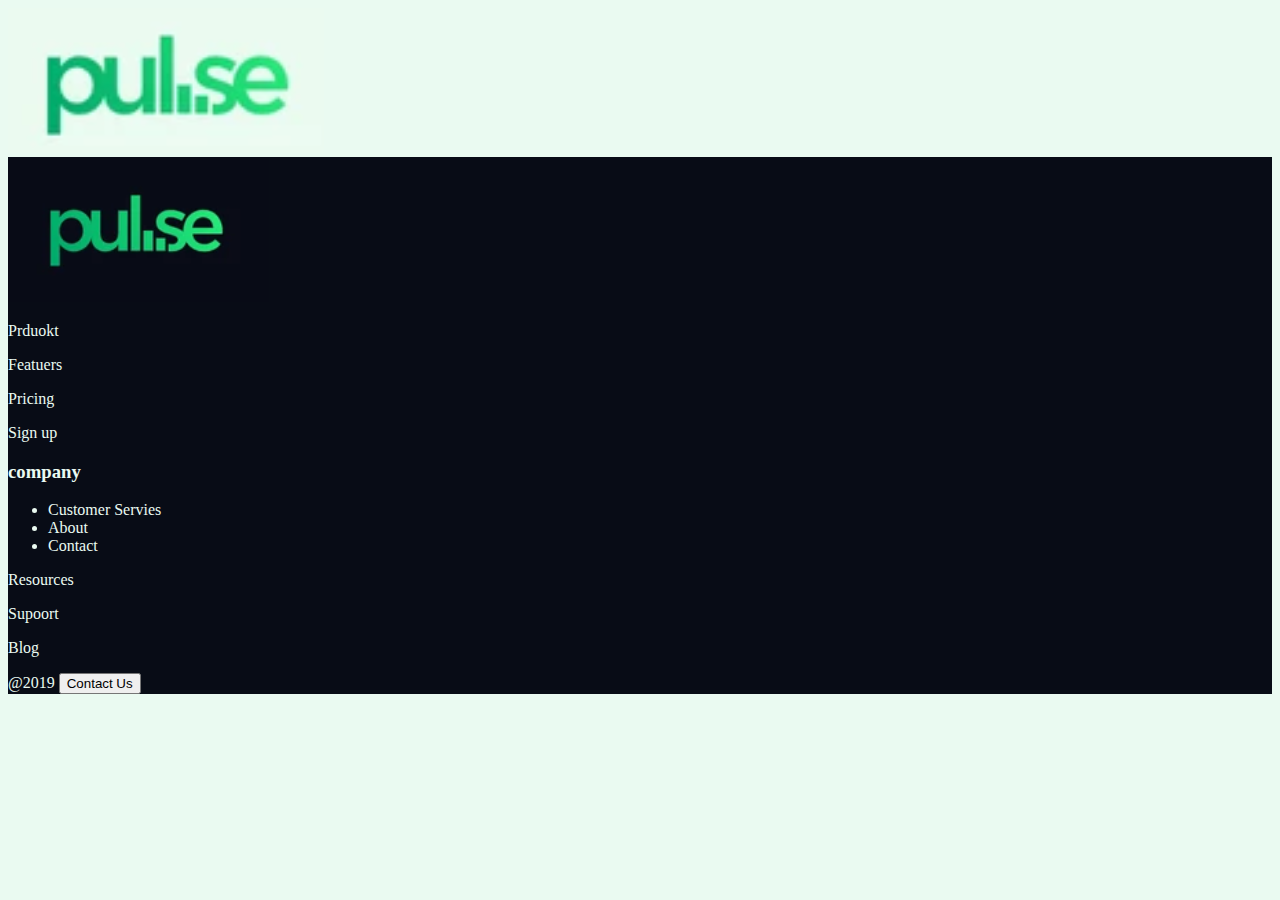
<file: Erste ubung/index.html>
<!DOCTYPE html>
<html lang="en">

<head>
    <meta charset="UTF-8">
    <meta name="viewport"
          content="width=device-width, initial-scale=1.0">
    <title>Document</title>
    <link rel="stylesheet"
          href="styles.css">
</head>

<body>
    <header>
        <img class="img-fluid"
        src = "./Angabe/pulse_logo.png" alt= "pulse_logo">
    </header>
    <link rel="stylesheet" href="./styles.css">
    
</body>
<footer>

    <div>

        <img src = "./Angabe/pulse_logo_dark_bg.png" >

    </div>

    <div>
        <p> Prduokt </p>
        <p> Featuers </p>
        <p> Pricing </p>
        <p> Sign up </p>

    </div>
<div>
    <h3>
        company
    </h3>
<ul>
   <li>Customer Servies</li> 
    <li>About</li>
    <li>Contact</li>
</ul>    
</div>

<div>
    <p>Resources</p>
    <p>Supoort</p>
    <p>Blog</p>

</div>
<div>
    @2019 
    <button> Contact Us </button>
</div>


</footer>
</html>
</file>
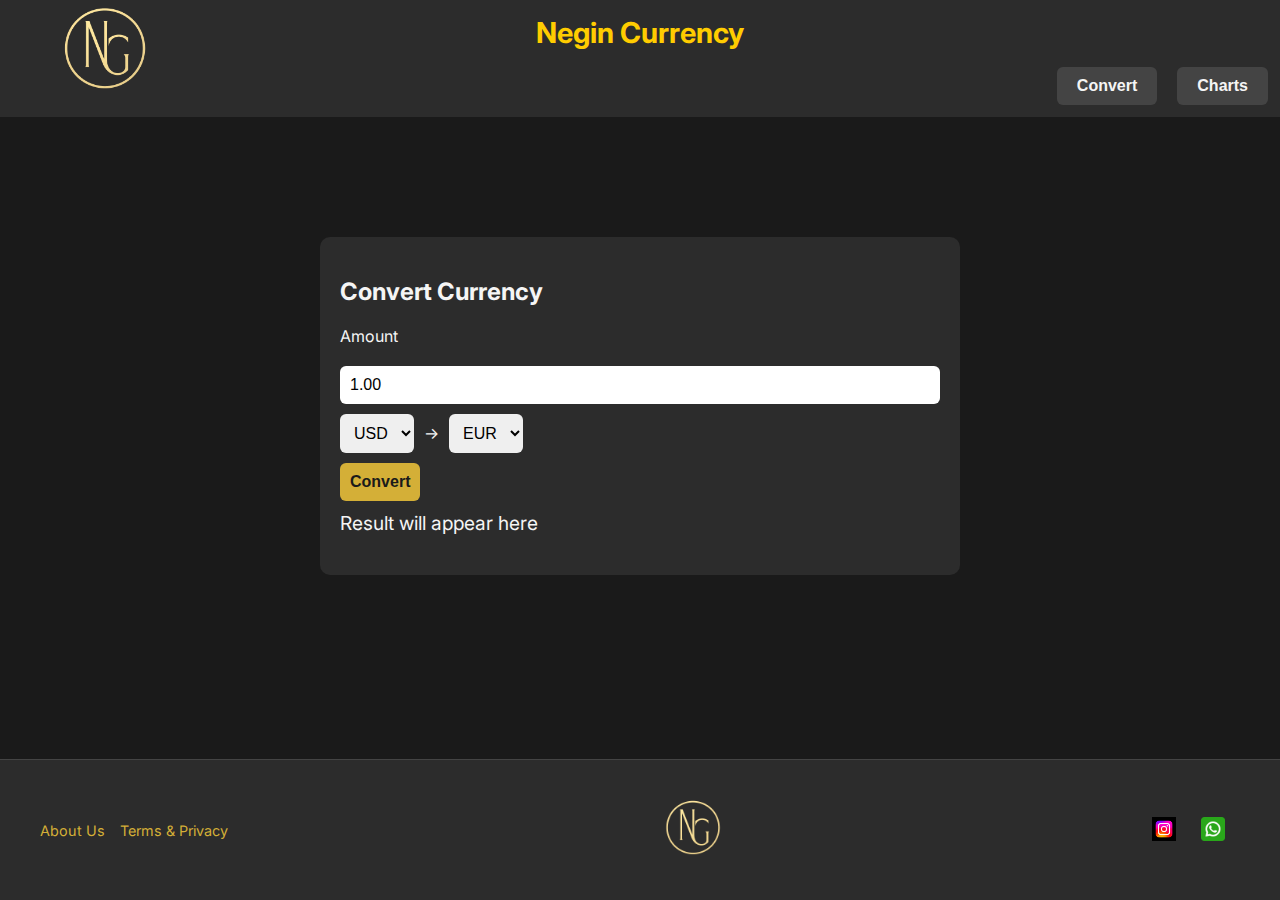
<file: 4.AKIF/3.Aufgaube.negin_currency/index.html>
<!DOCTYPE html>
<html lang="en">
<head>
  <meta charset="UTF-8" />
  <meta name="viewport" content="width=device-width, initial-scale=1.0"/>
  <title>Negin Currency</title>
  <link rel="stylesheet" href="style.css" />
  <!-- PayPal SDK -->
  <script src="https://www.paypal.com/sdk/js?client-id=sb&currency=USD"></script>
  <script defer src="script.js"></script>
  <link href="https://fonts.googleapis.com/css2?family=Inter&display=swap" rel="stylesheet">
</head>
<body>
  <div class="container">
  <header>
    <img src="NG logo.png" alt="Negin Logo" class="logo">
    <h1>Negin Currency</h1>
  </header>
  
  <nav>
  
    <!-- دکمه‌های ناوبری برای نمایش بخش‌های جدا -->
    <button onclick="showSection('converter')">Convert</button>
    <button onclick="showSection('chart')">Charts</button>
  </nav>
  
  <main>
    <!-- بخش تبدیل ارز -->
    <section id="converter" class="active">
      <h2>Convert Currency</h2>
      <div class="form-group">
        <label>Amount</label>
      <br>
        <input type="number" id="amount" value="1.00">
      </div>
      <div class="form-group inline">
        <select id="from-currency"></select>
        <span>→</span>
        <select id="to-currency"></select>
      </div>
      <button id="convert-btn">Convert</button>
      <p id="converted-result">Result will appear here</p>
      <div id="paypal-button-container" style="margin-top:20px;"></div>
    </section>
    
    <!-- بخش نمودار ارز با استفاده از ویجت TradingView -->
    <section id="chart">
      <h2>Live Currency Chart</h2>
      <div class="tradingview-widget-container">
        <div id="tradingview_widget"></div>
        <script type="text/javascript" src="https://s3.tradingview.com/tv.js"></script>
        <script type="text/javascript">
          new TradingView.widget({
            "width": "100%",
            "height": 500,
            "symbol": ":USDEUR",  
            "interval": "D",
            "timezone": "Etc/UTC",
            "theme": "light",
            "style": "1",
            "locale": "en",
            "toolbar_bg": "#f1f3f6",
            "enable_publishing": false,
            "withdateranges": true,
            "hide_side_toolbar": false,
            "allow_symbol_change": true,
            "container_id": "tradingview_widget"
          });
        </script>
      </div>
    </section>
  </main>

  <footer class="site-footer">
    <div class="footer-left">
      <a href="#">About Us</a>
      <a href="#">Terms & Privacy</a>
    </div>
  
    <div class="footer-center">
      <img src="NG logo.png" alt="Negin Logo" class="footer-logo">
    </div>
  
    <div class="footer-right">
      <a href="https://instagram.com" target="_blank" aria-label="Instagram">
        <img src="instragram.jpg" alt="Instagram" class="footer-icon">
      </a>
      <a href="https://wa.me/your-number" target="_blank" aria-label="WhatsApp">
        <img src="whatsapp_3536445.png" alt="WhatsApp" class="footer-icon">
      </a>
    </div>
  </footer>
</div>
  
</body>
</html>
</file>
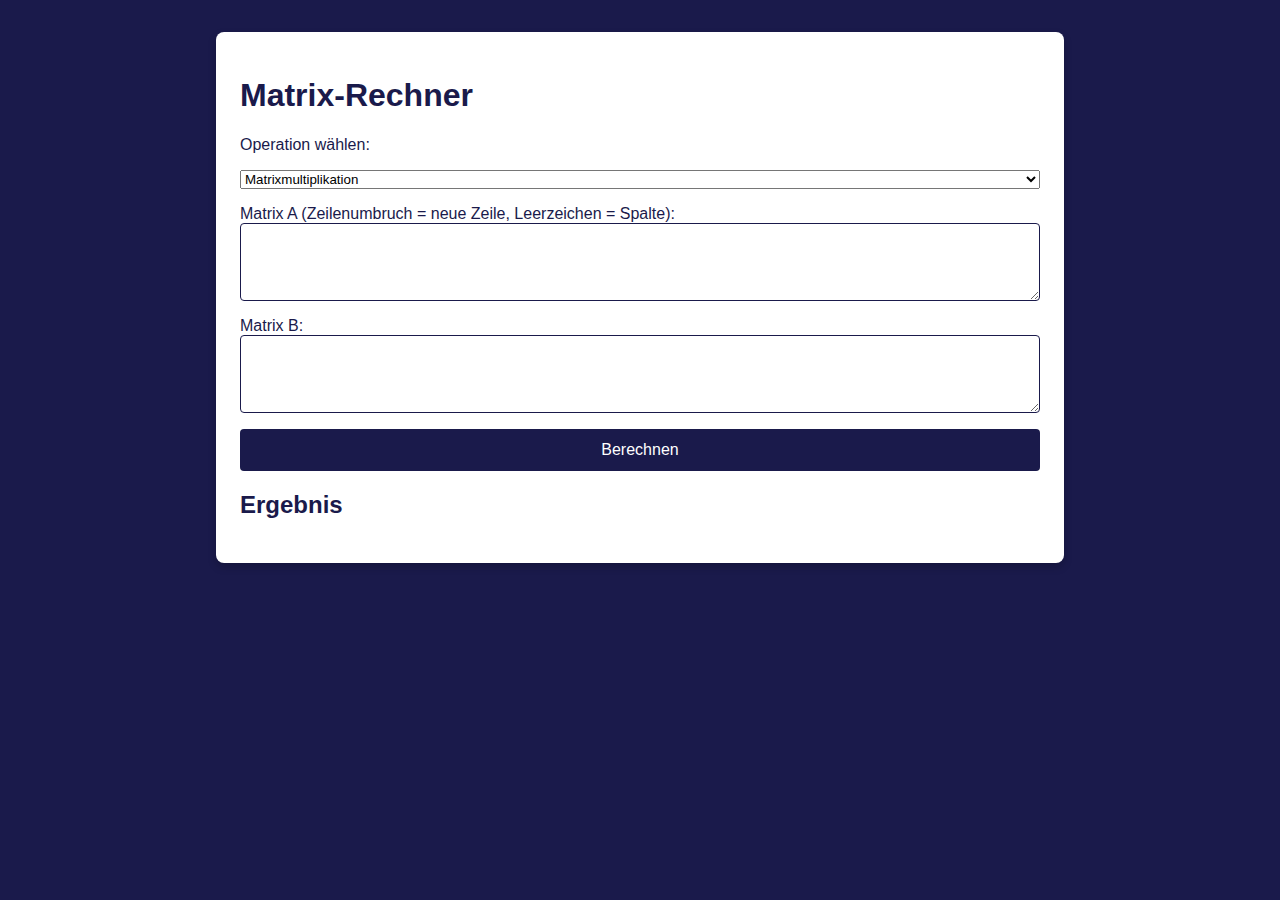
<file: 4.AKIF/4. Aufgabe(Matrix)/index.html>
<html lang="de">
<head>
  <meta charset="UTF-8">
  <meta name="viewport" content="width=device-width, initial-scale=1.0">
  <title>Matrix-Rechner</title>
  <link rel="stylesheet" href="style.css">
</head>
<body>
  <div class="container">
    <h1>Matrix-Rechner</h1>

    <label for="operation">Operation wählen:</label>
    <select id="operation">
      <option value="multiply">Matrixmultiplikation</option>
      <option value="adjacency">Adjazenzmatrix</option>
      <option value="power">Potenzmatrix</option>
      <option value="distance">Distanzmatrix</option>
      <option value="weight">Gewichtsmatrix</option>
      <option value="shortestPath">Pfadfindung</option>
    </select>

    <div id="inputs">
    
    </div>

    <button id="compute">Berechnen</button>

    <h2>Ergebnis</h2>
    <pre id="result"></pre>
  </div>

  <script src="script.js"></script>
</body>
</html>
</file>
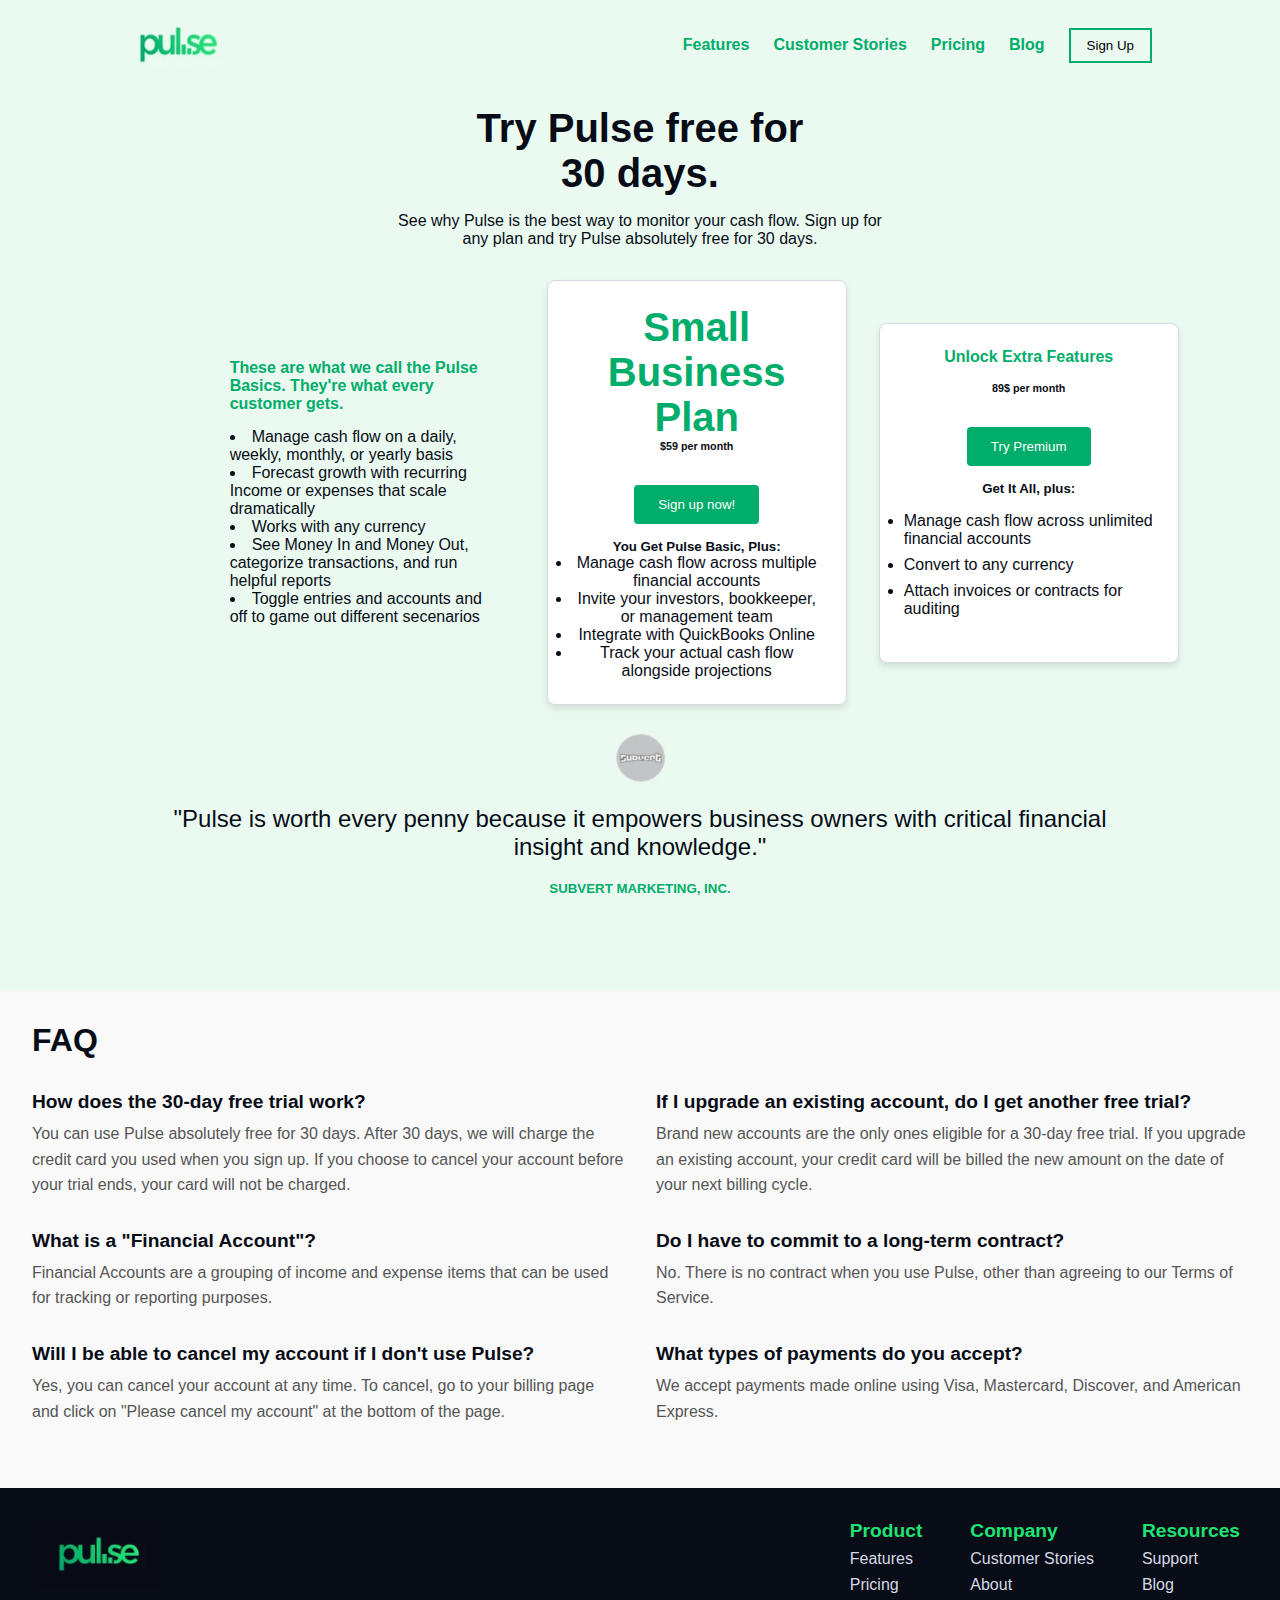
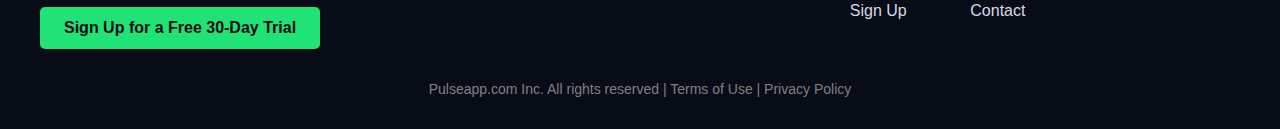
<file: Pulse.web/Pulse.Website/index.html>
<!DOCTYPE html>
<html lang="en">

<head>
  <meta charset="UTF-8" >
  <meta name="viewport" content="width=device-width, initial-scale=1.0">
  <title>Pulse</title>
  <link rel="stylesheet" href="styles.css">
</head>

<body>
  <header>
    <nav>
      <div class="logo-container">
        <img src="./pulse_logo.png" alt="Pulse Logo" width="100" height="50" >
      </div>
      <ul>
        <li><a href="#">Features</a></li>
        <li><a href="#">Customer Stories</a></li>
        <li><a href="#">Pricing</a></li>
        <li><a href="#">Blog</a></li>
        <li>
          <button>
            Sign Up
          </button>
        </li>
      </ul>
    </nav>
  </header>

  <section class="pricing-section">
    <div class="pricing-section-header">
      <h1>Try Pulse free for <br> 30 days.</h1>
      <p>
        See why Pulse is the best way to monitor your cash flow. Sign up for any plan and try Pulse absolutely free for 30 days.
      </p>
    </div>

    <div class="pricing-cards">
      <div class="information">
        <h5>These are what we call the Pulse Basics. They're what every customer gets.</h5>
        <ul class="info-ul">
          <li class="info-element">Manage cash flow on a daily, weekly, monthly, or yearly basis</li>
          <li class="info-element">Forecast growth with recurring Income or expenses that scale dramatically</li>
          <li class="info-element">Works with any currency</li>
          <li class="info-element">See Money In and Money Out, categorize transactions, and run
            helpful reports</li>
            <li class="info-element">Toggle entries and accounts and off to game out different secenarios</li>
        </ul>
      </div>

      
      <div class="card-large">
        <h4 class="large-text">Small <br> Business <br> Plan</h4>
        <h6>$59 per month</h6>
        <br>
        <button>Sign up now!</button>
        <h5>You Get Pulse Basic, Plus:</h5>
        <ul>
          <li>Manage cash flow across multiple financial accounts</li>
          <li>Invite your investors, bookkeeper, or management team</li>
          <li>Integrate with QuickBooks Online</li>
          <li>Track your actual cash flow alongside projections</li>
        </ul>
      </div>
    
      

      
      <div class="card">
        <h4>Unlock Extra Features</h4>
      
        <h6> 89$ per month </h6>
        <br>
        <button>Try Premium</button>
        <h5> Get It All, plus: </h5>

        <ul>
          <li>Manage cash flow across unlimited financial accounts</li>
          <li>Convert to any currency</li>
          <li>Attach invoices or contracts for auditing</li>
        </ul>
        
      </div>
    </div>
    <div class="quote-container">
      <img alt="subvert_logo" src="./subvert_logo.png" width="65" height="65" >
      <h2>"Pulse is worth every penny because it empowers business owners with critical financial insight and knowledge."</h2>
      <h5>SUBVERT MARKETING, INC.</h5>
    </div>
  </section>

  <section class="faq">
    <h2>FAQ</h2>
    <div class="faq-columns">
      <!-- Left Column -->
      <div class="faq-column">
        <div class="faq-item">
          <h3>How does the 30-day free trial work?</h3>
          <p>
            You can use Pulse absolutely free for 30 days. After 30 days, we will charge the credit card you used when you sign up. If you choose to cancel your account before your trial ends, your card will not be charged.
          </p>
        </div>
  
        <div class="faq-item">
          <h3>What is a "Financial Account"?</h3>
          <p>
            Financial Accounts are a grouping of income and expense items that can be used for tracking or reporting purposes.
          </p>
        </div>
  
        <div class="faq-item">
          <h3>Will I be able to cancel my account if I don't use Pulse?</h3>
          <p>
            Yes, you can cancel your account at any time. To cancel, go to your billing page and click on "Please cancel my account" at the bottom of the page.
          </p>
        </div>
      </div>
  
      
      <div class="faq-column">
        <div class="faq-item">
          <h3>If I upgrade an existing account, do I get another free trial?</h3>
          <p>
            Brand new accounts are the only ones eligible for a 30-day free trial. If you upgrade an existing account, your credit card will be billed the new amount on the date of your next billing cycle.
          </p>
        </div>
  
        <div class="faq-item">
          <h3>Do I have to commit to a long-term contract?</h3>
          <p>
            No. There is no contract when you use Pulse, other than agreeing to our Terms of Service.
          </p>
        </div>
  
        <div class="faq-item">
          <h3>What types of payments do you accept?</h3>
          <p>
            We accept payments made online using Visa, Mastercard, Discover, and American Express.
          </p>
        </div>
      </div>
    </div>
  </section>
  
  
  <footer>
    <div class="footer-content">
      <div class="footer-left">
        <div class="footer-logo">
          <img src="./pulse_logo_dark_bg.png" alt="Pulse Logo" width="120" >
        </div>
        <div class="footer-trial">
          <button>Sign Up for a Free 30-Day Trial</button>
        </div>
      </div>
      <div class="footer-links">
        <div>
          <h4>Product</h4>
          <ul>
            <li><a href="#">Features</a></li>
            <li><a href="#">Pricing</a></li>
            <li><a href="#">Sign Up</a></li>
          </ul>
        </div>
        <div>
          <h4>Company</h4>
          <ul>
            <li><a href="#">Customer Stories</a></li>
            <li><a href="#">About</a></li>
            <li><a href="#">Contact</a></li>
          </ul>
        </div>
        <div>
          <h4>Resources</h4>
          <ul>
            <li><a href="#">Support</a></li>
            <li><a href="#">Blog</a></li>
          </ul>
        </div>
      </div>
    </div>
    <p>Pulseapp.com Inc. All rights reserved | Terms of Use | Privacy Policy</p>
  </footer>
  
  
</body>

</html>
</file>
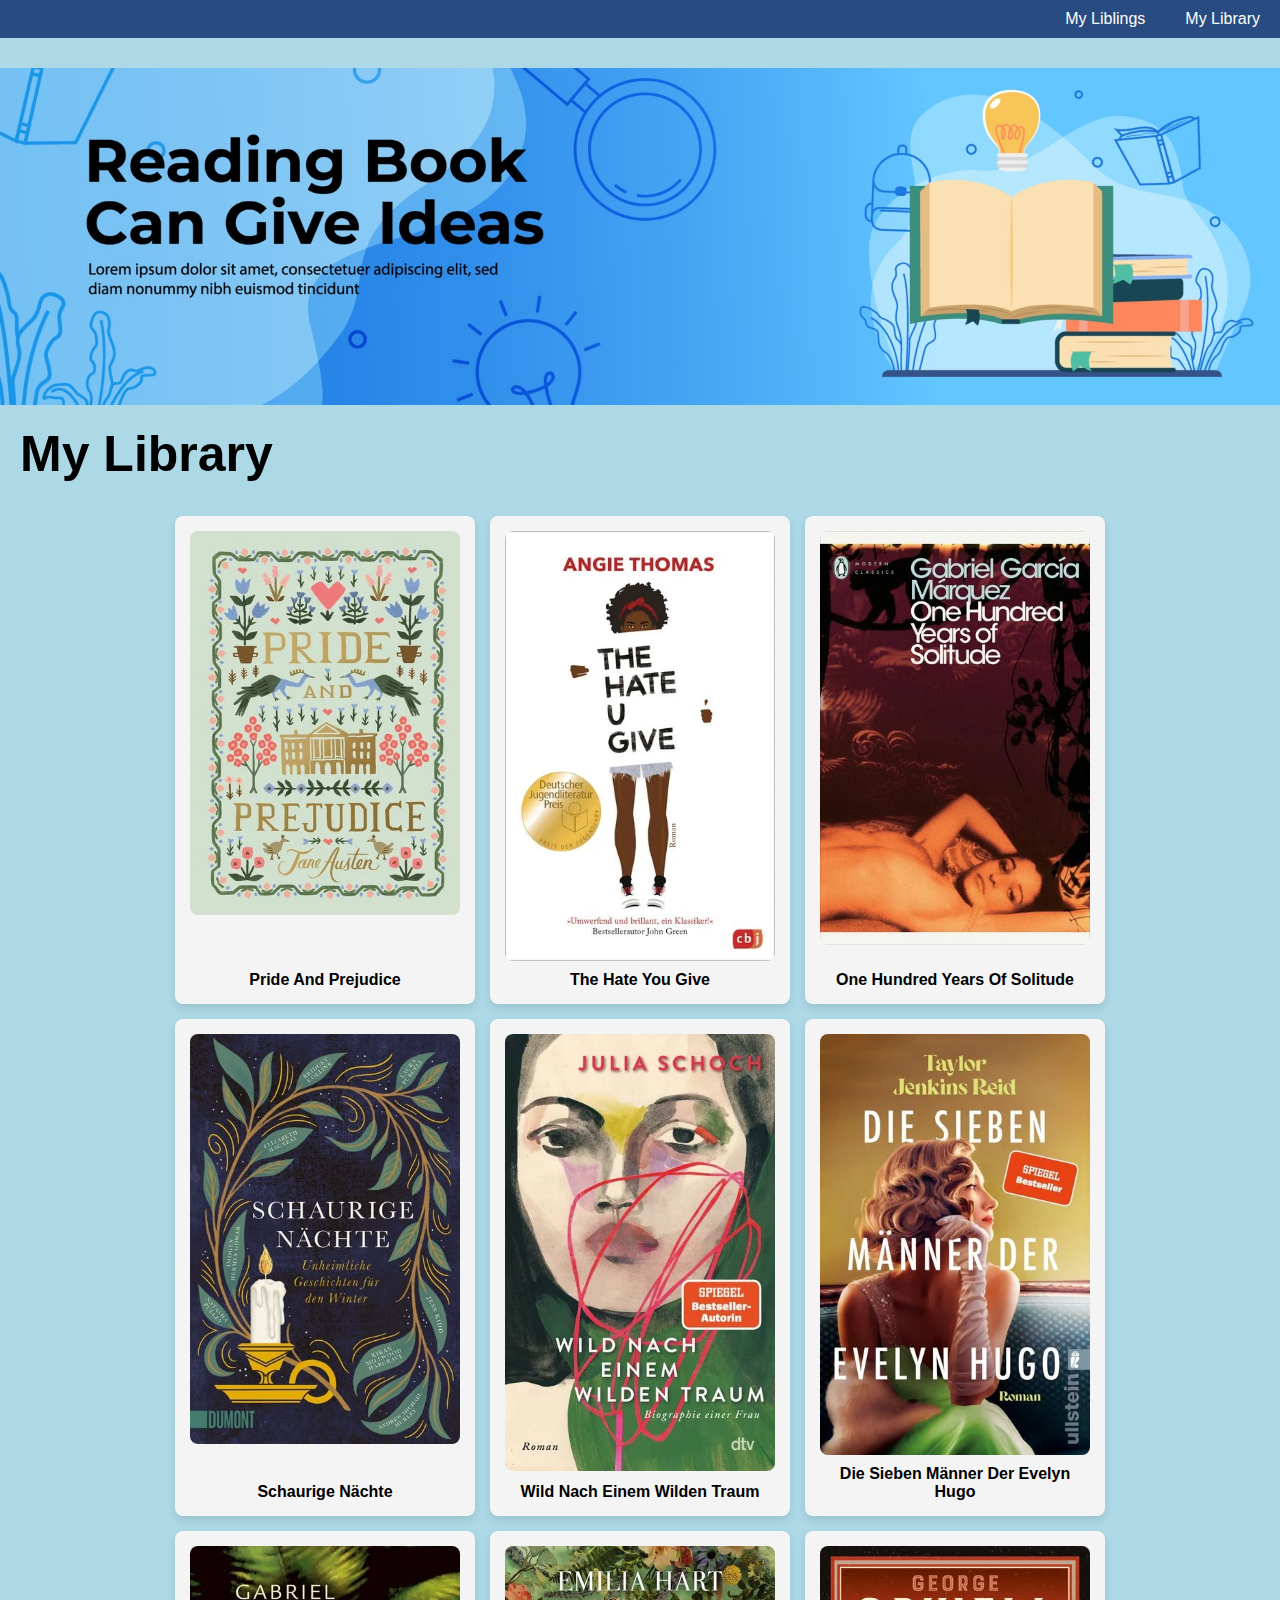
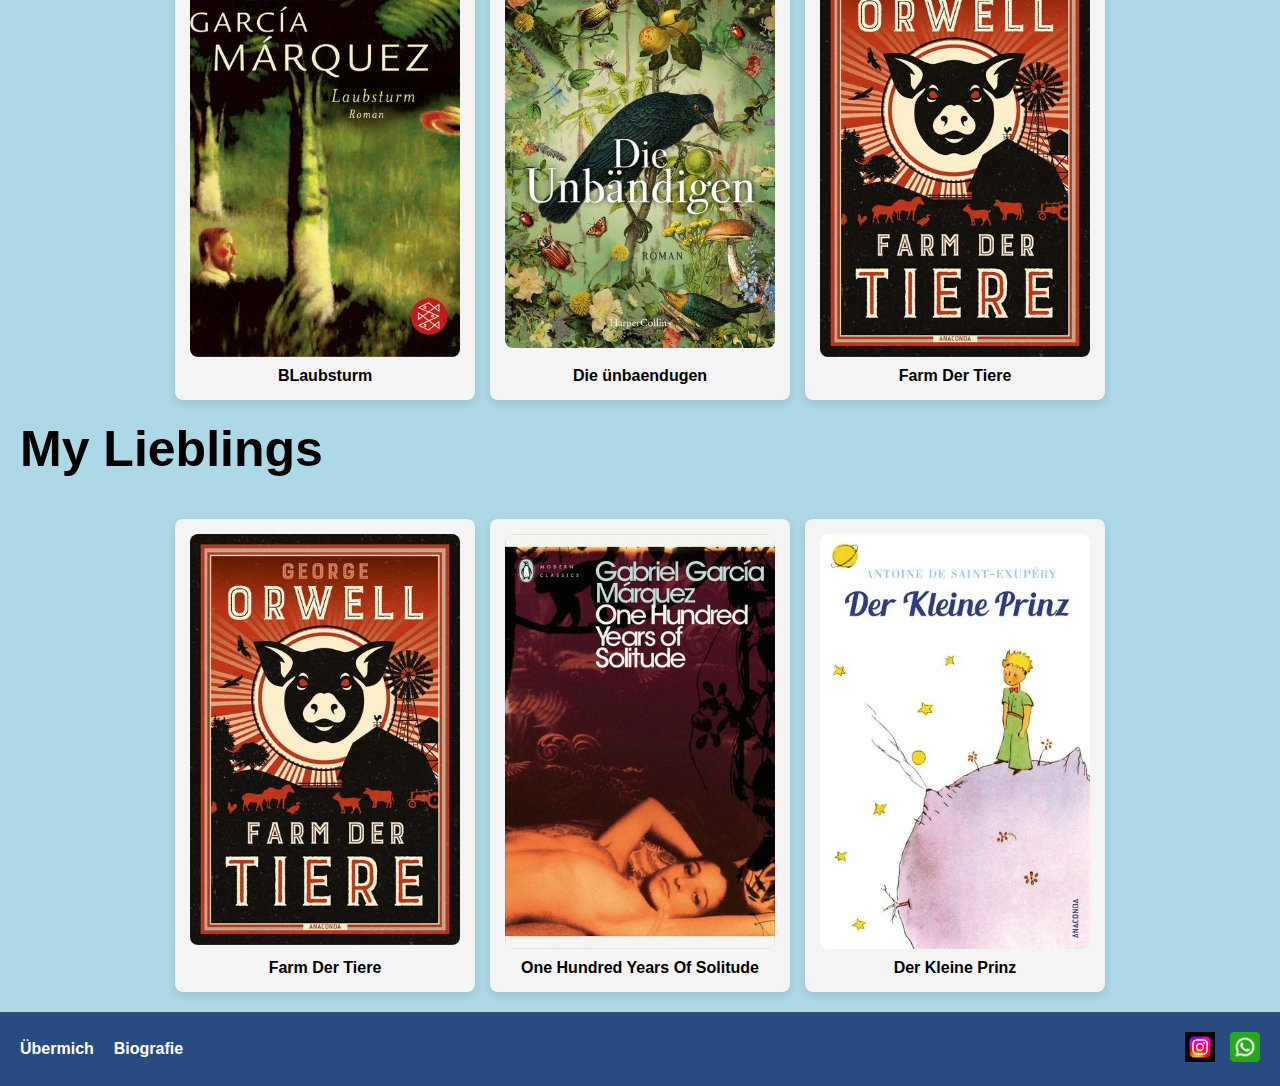
<file: Uber mich/über-mich-Mohtajkhoda.html>
<!DOCTYPE html>
<html lang="en">
<head>
    <meta charset="UTF-8">
    <meta name="viewport" content="width=device-width, initial-scale=1.0">
    <title>My Books</title>
    <link rel="stylesheet" href="style.css">
</head>
<body>
    
    <header>
        <nav>
            <ul>
                <li><a href="#MyLiblings">My Liblings</a></li>
                <li><a href="#Books">My Library</a></li>
            </ul>
        </nav>
    </header>

   
    <div class="slider">
        <img src="B1.jpg" alt="Slide 1">
        <img src="B2.jpg" alt="Slide 2">
        <img src="B3.jpg" alt="Slide 3">
    </div>

   
    <section id="Books">
        <h1>My Library</h1>
        <div class="book-grid">
          
            <div class="book-card">
                <img src="pride-and-prejudice-gebundene-ausgabe-jane-austen-englisch.webp" alt="Book 1">
                <p>Pride And Prejudice</p>
            </div>
           
            <div class="book-card">
                <img src="the-hate-u-give-gebundene-ausgabe-angie-thomas.webp" alt="Book 2">
                <p>The Hate You Give</p>
            </div>
           
            <div class="book-card">
                <img src="one-hundred-years-of-solitude-taschenbuch-gabriel-garcia-marquez-englisch.webp" alt="Book 3">
                <p>One Hundred Years Of Solitude</p>
            </div>
           
            <div class="book-card">
                <img src="schaurige-naechte-taschenbuch-bridget-collins.jpeg" alt="Book 4">
                <p>Schaurige Nächte</p>
            </div>
           
            <div class="book-card">
                <img src="wild-nach-einem-wilden-traum-gebundene-ausgabe-julia-schoch.webp" alt="Book 5">
                <p>Wild Nach Einem Wilden Traum </p>
            </div>
            
            <div class="book-card">
                <img src="die-sieben-maenner-der-evelyn-hugo-taschenbuch-taylor-jenkins-reid.webp" alt="Book 6">
                <p>Die Sieben Männer Der Evelyn Hugo</p>
            </div>
           
            <div class="book-card">
                <img src="laubsturm-taschenbuch-gabriel-garcia-marquez.webp" alt="Book 7">
                <p>BLaubsturm</p>
            </div>
            
            <div class="book-card">
                <img src="die-unbaendigen-taschenbuch-emilia-hart.jpeg" alt="Book 8">
                <p>Die ünbaendugen</p>
            </div>
          
            <div class="book-card">
                <img src="farm-der-tiere-gebundene-ausgabe-george-orwell.webp" alt="Book 9">
                <p>Farm Der Tiere</p>
            </div>
        </div>
    </section>

   
    <div id="MyLiblings">
        <h2>My Lieblings</h2>
        <div class="book-grid">
            <div class="book-card">
                <img src="farm-der-tiere-gebundene-ausgabe-george-orwell.webp" alt="Book 1">
                <p>Farm Der Tiere</p>
            </div>
            <div class="book-card">
                <img src="one-hundred-years-of-solitude-taschenbuch-gabriel-garcia-marquez-englisch.webp" alt="Book 2">
                <p>One Hundred Years Of Solitude</p>
            </div>
            <div class="book-card">
                <img src="der-kleine-prinz-mit-den-farbigen-zeichnungen-des-verfassers-taschenbuch-antoine-de-saint-exupery.webp" alt="Book 3">
                <p>Der Kleine Prinz</p>
            </div>
        </div>
    </div>

   
    <footer>
        <div class="footer-click">
            <a href="Übermich">Übermich</a>
            <a href="Autorsbi">Biografie</a>
        </div>
        <div class="footer-icons">
            <a href="https://www.instagram.com/negiinmk/" target="_blank">
                <img src="instragram.jpg" alt="Instagram Icon">
            </a>
            <a href="https://web.whatsapp.com/" target="_blank">
                <img src="whatsapp_3536445.png" alt="WhatsApp Icon">
            </a>
        </div>
        
    </footer>


</body>
</html>
</file>
<file: Erste ubung/styles.css>
:root {
    --color-primary: #00ad6a;
    --color-secondary: #eafaf1;
    --color-accent: #1fe374;
    --color-dark: #080c16;
    --color-light: #d6dae5;
    --color-background: #fcfcfc;
}

body {
    color: var(--color-dark);
    background: var(--color-secondary);
}

footer
{
    color: var(--color-secondary);
    background: var(--color-dark);
}
</file>
<file: 4.AKIF/3.Aufgaube.negin_currency/style.css>
html, body {
  height: 100%;
  margin: 0;
}


body {
  margin: 0;
  font-family: 'Inter', sans-serif;
  background-color: #1a1a1a;
  color: #f5f5f5;
}
header {
  position: relative;
  background-color: #2c2c2c;
  padding: 15px 0;
  text-align: center;
}

.logo {
  position: absolute;
  left: 30px;      
  top: 80%;
  transform: translateY(-50%);
  height: 150px;
  width: auto;
  filter: brightness(1.2);
}

h1 {
  color: #ffcc00;
  margin: 0;
  font-size: 1.8rem;
}


nav {
  display: flex;
  justify-content: flex-end;
  gap: 10px;
  background-color: #2c2c2c;
  padding: 2px;
}

nav button {
  
  background-color: #444;
  color: #f5f5f5;
  border: none;
  padding: 10px 20px;
  border-radius: 6px;
  cursor: pointer;
  margin-bottom: 10px;
  margin-right: 10px;
}

nav button:hover {
  background-color: #d4af37;
  color: #1a1a1a;
}

main {
  flex: 1;
  max-width: 700px;
  margin: 0 auto;
  padding: 20px;
}

section {
  display: none;
  margin: 100px auto;
  background-color: #2c2c2c;
  padding: 20px;
  border-radius: 10px;

  max-width: 500px;   
  width: 100%;     
  min-width: 600px; 
}



section.active {
  display: block;
}

section#chart {
  margin: 40px auto;
  background-color: #2c2c2c;
  padding: 20px;
  border-radius: 10px;
  max-width: 800px;
  width: 100%;
  min-width: 650px;
  display: none; /* این بمونه برای کنترل توسط جاوااسکریپت */
}

section#chart.active {
  display: block;
}






.form-group {
  margin: 10px 0;
  display: flex;
  flex-direction: column;
}

.form-group.inline {
  flex-direction: row;
  align-items: center;
  gap: 10px;
}

input, select, button {
  padding: 10px;
  border-radius: 6px;
  border: none;
  font-size: 1rem;
}

button {
  background-color: #d4af37;
  color: #1a1a1a;
  font-weight: bold;
  cursor: pointer;
}

#converted-result {
  margin-top: 10px;
  font-size: 1.2rem;
}

/* استایل برای iframe نمودار (اختیاری) */
iframe {
  border: 0;
}



.site-footer {
  background-color: #2c2c2c;
  color: #999;
  padding: 20px 40px;
  display: flex;
  justify-content: space-between;
  align-items: center;
  border-top: 1px solid #444;
  flex-wrap: wrap;
}

.site-footer a {
  color: #d4af37;
  margin-right: 15px;
  text-decoration: none;
  font-size: 0.9rem;
  padding-top: 1px solid #444;
}

.footer-left, .footer-right, .footer-center {
  display: flex;
  align-items: center;
}

.footer-logo {
  height: 100px;
  filter: brightness(1.2);
}

.footer-icon {
  height: 24px;
  margin-left: 10px;
  transition: transform 0.2s ease;
}

.footer-icon:hover {
  transform: scale(1.15);
}

.container {
  min-height: 100vh;
  display: flex;
  flex-direction: column;
}
</file>
<file: 4.AKIF/4. Aufgabe(Matrix)/style.css>
:root {
    --primary: #1a1a4b; /* Sormei */
    --light: #ffffff;
  }
  
  body {
    background: var(--primary);
    color: var(--light);
    font-family: Arial, sans-serif;
    margin: 0;
    padding: 0;
  }
  
  .container {
    max-width: 800px;
    margin: 2rem auto;
    background: var(--light);
    color: var(--primary);
    padding: 1.5rem;
    border-radius: 0.5rem;
    box-shadow: 0 4px 8px rgba(0,0,0,0.2);
  }
  
  h1, h2 {
    color: var(--primary);
  }
  
  label, select, textarea, input, button {
    display: block;
    width: 100%;
    margin-bottom: 1rem;
  }
  
  textarea, input {
    padding: 0.5rem;
    border: 1px solid var(--primary);
    border-radius: 0.25rem;
  }
  
  button {
    background: var(--primary);
    color: var(--light);
    padding: 0.75rem;
    border: none;
    border-radius: 0.25rem;
    cursor: pointer;
    font-size: 1rem;
  }
  
  button:hover {
    background: var(--light);
    color: var(--primary);
  }
</file>
<file: Pulse.web/Pulse.Website/styles.css>
:root {
  --color-primary: #00ad6a;
  --color-secondary: #eafaf1;
  --color-accent: #1fe374;
  --color-dark: #080c16;
  --color-light: #d6dae5;
  --color-background: #fcfcfc;
}

* {
  margin: 0;
  padding: 0;
  box-sizing: border-box;
  font-family: "Segoe UI", Tahoma, Geneva, Verdana, sans-serif;
}



body {
  color: var(--color-dark);
  background: var(--color-background);
}



header {
  background: var(--color-secondary);
  display: flex;
  justify-content: center;
  align-items: center;
  height: 10vh;
}

nav {
  width: 80%;
  display: flex;
  justify-content: space-between;
  align-items: center;
}

nav ul {
  display: flex;
  align-items: center;
  list-style: none;
  gap: 1.5rem;
}

nav ul li a {
  text-decoration: none;
  color: var(--color-primary);
  font-weight: bold;
}

nav ul li a:hover {
  color: var(--color-accent);
  cursor: pointer;
}

nav ul li button {
  border: 2.5px solid var(--color-primary);
  background-color: transparent;
  padding: 0.5rem 1rem;
  font-weight: 500;
}

nav  button {
  border: 2.5px solid var(--color-primary);
  background-color: transparent;
  padding: 0.5rem 1rem;
  font-weight: 500;
}

.pricing-section {
  height: 100vh;
  background-color: var(--color-secondary);
  display: flex;
  flex-direction: column;
  align-items: center;
}

.pricing-section-header {
  display: flex;
  flex-direction: column;
  align-items: center;
  gap: 1rem;
  margin-top: 1rem;
}

.pricing-section-header h1 {
  font-size: 2.5rem;
  font-weight: 700;
  text-align: center;
}

.pricing-section-header p {
  font-size: 1rem;
  font-weight: 300;
  text-align: center;
  width: 57.5%;
}

.pricing-section-information-container {
  display: flex;
  justify-content: center;
  gap: 1rem;
  margin-top: 2rem;
}

.pricing-section-information {
  display: flex;
  flex-direction: column;
  justify-content: center;
  margin-top: 2rem;
  width: 40%;
  color: var(--color-dark);
}

.pricing-section-information h4 {
  font-weight: 600;
  width: 10%;
  color: var(--color-primary);
  text-align: justify;
  font-size: 100px;
}

.pricing-section-information ul {
  list-style-position: inside;
}

.pricing-section-information ul li {
  margin-top: 5px;
  color: gray;
}
.pricing-cards {
    display: flex;
    justify-content: center;
    gap: 2rem;
    margin-top: 2rem;
    display: flex;
    flex-direction: row;
    align-items: center;
  }

  .card-large {
    background-color: white;
    border: 1px solid var(--color-light);
    border-radius: 8px;
    box-shadow: 0 4px 6px rgba(0, 0, 0, 0.1);
    padding: 1.5rem;
    width: 300px;
    text-align: center;
    
  }

  
 

  


.large-text {
  font-size: 2.5rem; 
  color: #00ad6a;
}


.card-large button {
  background: var(--color-primary);
  color: white;
  border: none;
  padding: 0.75rem 1.5rem;
  border-radius: 4px;
  cursor: pointer;
  margin: 15px 0;
}

  .card {
    background-color: white;
    border: 1px solid var(--color-light);
    border-radius: 8px;
    box-shadow: 0 4px 6px rgba(0, 0, 0, 0.1);
    padding: 1.5rem;
    width: 300px;
    text-align: center;
    height: 80%;
  }
  
  .card h4 {
    color: var(--color-primary);
    margin-bottom: 1rem;
  }

  
  
  .card ul {
    text-align: left;
    padding: 0;
    margin: 1rem 0;
  }
  
  .card ul li {
    margin-bottom: 0.5rem;
    color: var(--color-dark);
  }
  
  .card button {
    background: var(--color-primary);
    color: white;
    border: none;
    padding: 0.75rem 1.5rem;
    border-radius: 4px;
    cursor: pointer;
    margin: 15px 0;
  }
  
  .card button:hover {
    background: var(--color-accent);
  }


  .faq {
    padding: 2rem;
    background-color: #f9f9f9;
  }
  
  .faq h2 {
    text-align: left;
    font-size: 2rem;
    margin-bottom: 2rem;
  }
  
  .faq-columns {
    display: flex;
    justify-content: space-between;
    gap: 2rem;
  }
  
  .faq-column {
    flex: 1;
  }
  
  .faq-item {
    margin-bottom: 2rem;
  }
  
  .faq-item h3 {
    font-size: 1.2rem;
    font-weight: bold;
    margin-bottom: 0.5rem;
  }
  
  .faq-item p {
    font-size: 1rem;
    color: #555;
    line-height: 1.6;
  }
  
  @media (max-width: 768px) {
    .faq-columns {
      flex-direction: column;
    }
  }
  
  
 
  footer {
    background-color: #080c16;
    color: #d6dae5;
    padding: 2rem 1rem;
  }
  
  .footer-content {
    display: flex;
    justify-content: space-between;
    align-items: flex-start;
    gap: 2rem;
    max-width: 1200px;
    margin: 0 auto;
  }
  
  .footer-left {
    display: flex;
    flex-direction: column;
    align-items: flex-start;
    gap: 1rem;
  }

  
  .footer-trial button {
    background-color: var(--color-accent);
    color: #080c16;
    border: none;
    padding: 0.75rem 1.5rem;
    font-size: 1rem;
    font-weight: bold;
    cursor: pointer;
    border-radius: 5px;
  }
  
  .footer-trial button:hover {
    background-color: var(--color-primary);
  }
  
  .footer-links {
    display: flex;
    gap: 3rem;
  }
  
  .footer-links div h4 {
    font-size: 1.2rem;
    margin-bottom: 0.5rem;
    color: #1fe374;
  }
  
  .footer-links ul {
    list-style: none;
    padding: 0;
  }
  
  .footer-links ul li {
    margin-bottom: 0.5rem;
  }
  
  .footer-links ul li a {
    text-decoration: none;
    color: #d6dae5;
  }
  
  .footer-links ul li a:hover {
    color: var(--color-accent);
  }
  
  footer p {
    margin-top: 2rem;
    font-size: 0.875rem;
    color: gray;
    text-align: center;
  }
  
  
  .information {
    display: flex;
    flex-direction: column;
    justify-content: center;
    align-items: center;
    width: 45%;
    margin-right: -100px;
  }

  .information h5 {
    width: 50%;
    margin-bottom: 15px;
    color: var(--color-primary);
    font-weight: 900;
    font-size: 16px;
  }

  .info-ul {
    width: 50%;
    list-style: inside;
    text-align: left;
  }

  .info-ul li {
    text-align: left;
    width: 100%;
  }

  .quote-container {
    width: 75%;
    display: flex;
    flex-direction: column;
    align-items: center;
  }

  .quote-container img {
    border-radius: 50px;
    margin-top: 20px;
    margin-bottom: 15px;
  }

  .quote-container h2 {
    font-weight: 400;
    text-align: center;
    margin-bottom: 20px;
  }

  .quote-container h5 {
    text-align: center;
    color: var(--color-primary);
  }
</file>
<file: Uber mich/style.css>
body, p, ul, li {
    margin: 0;
    padding: 0;
}
h1,h2 {
    font-size: 50px;
    margin-top: 20px;
    color: black;
    text-align: left;
    padding-left: 20px;
}

body {
    font-family: Arial, sans-serif;
    background-color: lightblue;
}


header {
    background-color: #284b82;
    padding: 10px 0;
}

nav ul {
    display: flex;
    justify-content: flex-end;
}

nav ul li {
    list-style-type: none;
    margin-left: 20px;
}

nav ul li a {
    color: white;
    text-decoration: none;
    margin-right: 20px;
}


.slider {
    display: flex;
    overflow: hidden;
    margin-top: 30px;
}

.slider img {
    width: 100%;
    height: auto;
    animation: slide 25s infinite;
}

@keyframes slide {
    0%, 100% {
        transform: translateX(0);
    }
    33% {
        transform: translateX(-100%);
    }
    66% {
        transform: translateX(-200%);
    }
}


.My-Lieblings {
    padding: 20px;
    background-color: lightblue;
    text-align: center;
    margin-top: 20px;
    width: 100%;
    box-sizing: border-box;
}




.book-grid {
    display: flex;
    flex-wrap: wrap;                  
    gap: 15px;                      
    justify-content: center;          
    margin-top: 20px;
    max-width: 1200px;               
    width: 100%;
    margin-left: auto;               
    margin-right: auto;              
    padding: 0 15px;
    margin-bottom: 20px;
}


.book-card {
    background-color: #f4f4f4;
    border-radius: 8px;
    box-shadow: 0 4px 8px rgba(0, 0, 0, 0.1);
    padding: 15px;
    text-align: center;
    transition: transform 0.3s ease;
    display: flex;
    flex-direction: column;
    justify-content: space-between;
    min-height: 300px;
    width: 100%;                     
    max-width: 300px;                
    box-sizing: border-box;      
}


.book-card img {
    width: 100%;
    height: auto;
    border-radius: 8px;
    object-fit: cover;
}

.book-card p {
    margin-top: 10px;
    font-weight: bold;
}


.book-card:hover {
    transform: scale(1.05);
}



footer {
    display: flex;
    justify-content: space-between;
    align-items: center;
    padding: 20px;
    background-color: #284b82;
    color: white;
}

.footer-click {
    display: flex;
    gap: 20px;
}

.footer-click a {
    color: white;
    text-decoration: none;
    font-weight: bold;
}

.footer-click a:hover {
    text-decoration: underline;
}

.footer-icons {
    display: flex;
    gap: 15px;
}

.footer-icons img {
    width: 30px;
    height: 30px;
}

@media screen and (max-width: 1024px) {
    .book-grid {
        grid-template-columns: repeat(2, 1fr); 
    }
}

@media screen and (max-width: 768px) {
    .book-grid {
        grid-template-columns: 1fr; 
    }

    
    .contact-btn {
        padding: 8px 16px;
    }
}
</file>
